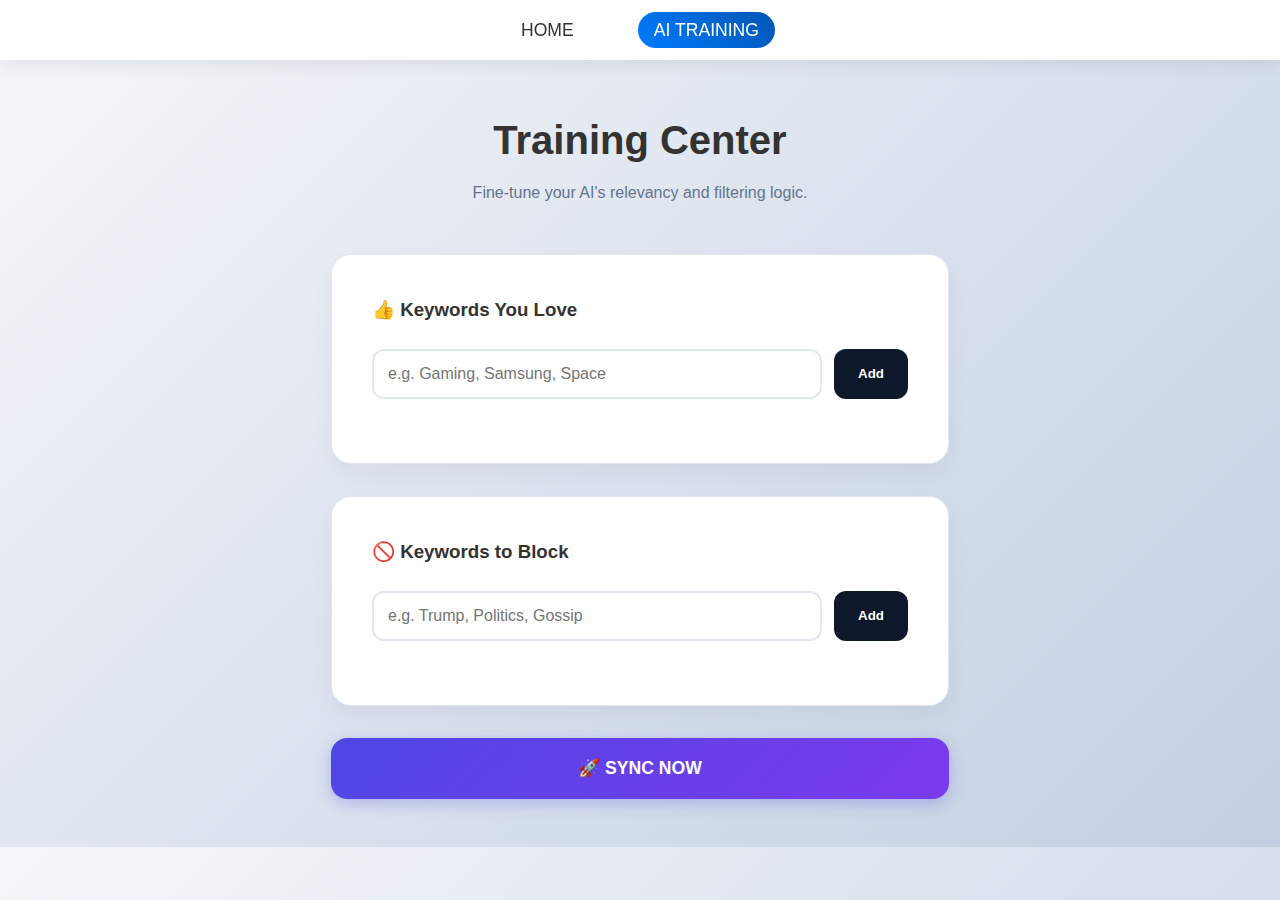
<file: settings.html>
<!DOCTYPE html>
<html lang="en">
<head>
    <meta charset="UTF-8">
    <meta name="viewport" content="width=device-width, initial-scale=1.0">
    <title>AI Training - Settings</title>
    <link rel="stylesheet" href="style.css">
    <style>
        body { background-color: #f8fafc; font-family: 'Inter', sans-serif; }
        .setting-card { 
            background: white; 
            padding: 2.5rem; 
            border-radius: 20px; 
            margin-bottom: 2rem; 
            box-shadow: 0 10px 25px rgba(0,0,0,0.05);
            border: 1px solid #e2e8f0;
        }
        .input-row { display: flex; gap: 12px; margin-bottom: 1.5rem; }
        input { 
            flex: 1; 
            padding: 14px; 
            border: 2px solid #e2e8f0; 
            border-radius: 12px; 
            font-size: 1rem;
            transition: border-color 0.2s;
        }
        input:focus { border-color: #4f46e5; outline: none; }
        .btn-add { 
            background: #0f172a; 
            color: white; 
            border: none; 
            padding: 0 24px; 
            border-radius: 12px; 
            font-weight: 600; 
            cursor: pointer;
        }
        .tag-list { display: flex; flex-wrap: wrap; gap: 10px; margin-top: 10px; }
        .tag { 
            background: #f1f5f9; 
            color: #475569; 
            padding: 8px 16px; 
            border-radius: 100px; 
            font-size: 0.9rem; 
            font-weight: 500;
            display: flex;
            align-items: center;
            gap: 8px;
            border: 1px solid #e2e8f0;
        }
        .tag button { 
            background: none; 
            border: none; 
            color: #94a3b8; 
            cursor: pointer; 
            font-size: 1.2rem;
            line-height: 1;
            padding: 0;
        }
        .tag button:hover { color: #ef4444; }
        .btn-sync { 
            background: linear-gradient(135deg, #4f46e5 0%, #7c3aed 100%); 
            color: white; 
            border: none; 
            padding: 20px; 
            border-radius: 16px; 
            width: 100%; 
            font-size: 1.1rem; 
            font-weight: 700; 
            cursor: pointer;
            box-shadow: 0 4px 15px rgba(79, 70, 229, 0.3);
            transition: transform 0.2s;
        }
        .btn-sync:hover { transform: translateY(-2px); }
    </style>
</head>
<body>
    <header class="header">
        <nav class="nav">
            <ul>
                <li><a href="index.html" class="nav-link">HOME</a></li>
                <li><a href="settings.html" class="nav-link active">AI TRAINING</a></li>
            </ul>
        </nav>
    </header>

    <main class="main" style="max-width: 650px; margin: 0 auto; padding: 3rem 1rem;">
        <h1 style="font-size: 2.5rem; margin-bottom: 0.5rem; text-align: center;">Training Center</h1>
        <p style="text-align: center; color: #64748b; margin-bottom: 3rem;">Fine-tune your AI's relevancy and filtering logic.</p>

        <div class="setting-card">
            <h3 style="margin-bottom: 1.5rem;">👍 Keywords You Love</h3>
            <div class="input-row">
                <input type="text" id="like-input" placeholder="e.g. Gaming, Samsung, Space">
                <button class="btn-add" onclick="addWord('interest')">Add</button>
            </div>
            <div id="interest-tags" class="tag-list"></div>
        </div>

        <div class="setting-card">
            <h3 style="margin-bottom: 1.5rem;">🚫 Keywords to Block</h3>
            <div class="input-row">
                <input type="text" id="ignore-input" placeholder="e.g. Trump, Politics, Gossip">
                <button class="btn-add" onclick="addWord('ignore')">Add</button>
            </div>
            <div id="ignore-tags" class="tag-list"></div>
        </div>

        <button class="btn-sync" onclick="window.location.href='index.html?sync=true'">🚀 SYNC NOW</button>
    </main>

    <script>
        function addWord(type) {
            const input = document.getElementById(`${type === 'interest' ? 'like' : 'ignore'}-input`);
            const val = input.value.trim().toLowerCase();
            if (!val) return;
            const storageKey = `ryan_${type}`;
            const list = JSON.parse(localStorage.getItem(storageKey)) || [];
            if (!list.includes(val)) {
                list.push(val);
                localStorage.setItem(storageKey, JSON.stringify(list));
            }
            input.value = '';
            renderTags();
        }

        function removeWord(type, val) {
            const storageKey = `ryan_${type}`;
            let list = JSON.parse(localStorage.getItem(storageKey)) || [];
            list = list.filter(item => item !== val);
            localStorage.setItem(storageKey, JSON.stringify(list));
            renderTags();
        }

        function renderTags() {
            ['interest', 'ignore'].forEach(type => {
                const list = JSON.parse(localStorage.getItem(`ryan_${type}`)) || [];
                const container = document.getElementById(`${type === 'interest' ? 'interest' : 'ignore'}-tags`);
                container.innerHTML = list.map(word => `
                    <div class="tag">
                        ${word}
                        <button onclick="removeWord('${type}', '${word}')">&times;</button>
                    </div>
                `).join('');
            });
        }
        window.onload = renderTags;
    </script>
</body>
</html>
</file>
<file: style.css>
* {
    margin: 0;
    padding: 0;
    box-sizing: border-box;
}

body {
    font-family: 'Avenir LT W01 35 Light 1475496', -apple-system, BlinkMacSystemFont, sans-serif;
    line-height: 1.6;
    color: #333;
    background: linear-gradient(135deg, #f5f7fa 0%, #c3cfe2 100%);
}

.header {
    background: rgba(255, 255, 255, 0.95);
    backdrop-filter: blur(10px);
    position: sticky;
    top: 0;
    z-index: 100;
    padding: 1rem 0;
    box-shadow: 0 2px 20px rgba(0,0,0,0.1);
}

.nav {
    max-width: 1200px;
    margin: 0 auto;
    padding: 0 2rem;
}

.nav ul {
    list-style: none;
    display: flex;
    justify-content: center;
    gap: 3rem;
}

.nav-link {
    text-decoration: none;
    color: #333;
    font-weight: 500;
    font-size: 1.1rem;
    padding: 0.5rem 1rem;
    border-radius: 25px;
    transition: all 0.3s ease;
    position: relative;
}

.nav-link.active,
.nav-link:hover {
    background: linear-gradient(45deg, #007bff, #0056b3);
    color: white;
    transform: translateY(-2px);
}

.main {
    max-width: 1200px;
    margin: 0 auto;
    padding: 2rem;
}

.section {
    margin-bottom: 4rem;
}

/* IMAGE SIZING SYSTEM - FROM TEXT SIZE TO FULL SCREEN */
.img-xs { /* Text size - 16px */
    width: 16px;
    height: 16px;
    object-fit: cover;
}

.img-sm { /* Icon size - 24px */
    width: 24px;
    height: 24px;
    object-fit: cover;
}

.img-md { /* Thumbnail - 48px */
    width: 48px;
    height: 48px;
    object-fit: cover;
    border-radius: 8px;
}

.img-lg { /* Profile/small card - 80px */
    width: 80px;
    height: 80px;
    object-fit: cover;
    border-radius: 12px;
}

.img-xl { /* Card image - 200px */
    width: 200px;
    height: 200px;
    object-fit: cover;
    border-radius: 16px;
}

.img-card { /* Challenge card - 250px height, responsive width */
    width: 100%;
    height: 250px;
    object-fit: cover;
    transition: transform 0.4s ease;
}

.img-wide { /* Wide card - 300px height */
    width: 100%;
    height: 300px;
    object-fit: cover;
}

.img-hero-sm { /* Small hero - 400px height */
    width: 100%;
    height: 400px;
    object-fit: cover;
    border-radius: 20px;
}

.img-hero-md { /* Medium hero - 500px height */
    width: 100%;
    height: 500px;
    object-fit: cover;
    border-radius: 24px;
}

.img-hero-lg { /* Large hero - 600px height */
    width: 100%;
    height: 600px;
    object-fit: cover;
    border-radius: 28px;
}

.img-full { /* Full viewport height */
    width: 100vw;
    height: 100vh;
    object-fit: cover;
    position: relative;
}

.img-fullscreen { /* Full screen with overlay */
    width: 100vw;
    height: 100vh;
    object-fit: cover;
    position: fixed;
    top: 0;
    left: 0;
    z-index: 999;
}

.hero {
    text-align: center;
    padding: 6rem 2rem;
    background: linear-gradient(135deg, rgba(0,123,255,0.1) 0%, rgba(0,86,179,0.1) 100%);
    border-radius: 20px;
    margin-bottom: 6rem;
}

.hero-title {
    font-size: 3.5rem;
    font-weight: 300;
    letter-spacing: 0.05em;
    margin-bottom: 2rem;
    background: linear-gradient(45deg, #007bff, #0056b3);
    -webkit-background-clip: text;
    -webkit-text-fill-color: transparent;
    background-clip: text;
}

.hero-line {
    width: 100px;
    height: 3px;
    background: linear-gradient(45deg, #007bff, #0056b3);
    margin: 0 auto;
    border-radius: 2px;
}

.challenges-grid {
    display: grid;
    grid-template-columns: repeat(auto-fit, minmax(350px, 1fr));
    gap: 2rem;
}

.challenge-card {
    background: white;
    border-radius: 20px;
    overflow: hidden;
    box-shadow: 0 10px 40px rgba(0,0,0,0.1);
    transition: all 0.4s ease;
    position: relative;
}

.challenge-card:hover {
    transform: translateY(-10px);
    box-shadow: 0 20px 60px rgba(0,0,0,0.15);
}

.challenge-card:hover .img-card {
    transform: scale(1.05);
}

.challenge-card h3 {
    font-size: 1.4rem;
    font-weight: 500;
    margin: 1.5rem 1.5rem 0.5rem;
    color: #2c3e50;
}

.challenge-card p {
    font-size: 1rem;
    margin: 0 1.5rem 1.5rem;
    color: #666;
    line-height: 1.7;
}

.footer {
    text-align: center;
    padding: 3rem 2rem;
    color: #666;
    font-size: 0.9rem;
    background: rgba(255,255,255,0.8);
    backdrop-filter: blur(10px);
    border-top: 1px solid rgba(0,0,0,0.1);
}

/* Image hover effects */
.img-hover-scale:hover {
    transform: scale(1.05);
    transition: transform 0.3s ease;
}

.img-hover-zoom:hover {
    transform: scale(1.1);
    transition: transform 0.4s ease;
}

.img-rounded { border-radius: 50%; }
.img-square { border-radius: 8px; }
.img-pill { border-radius: 50px; }

/* Responsive image adjustments */
@media (max-width: 768px) {
    .nav ul {
        gap: 1rem;
        flex-wrap: wrap;
    }
    
    .hero-title {
        font-size: 2.5rem;
    }
    
    .challenges-grid {
        grid-template-columns: 1fr;
        gap: 1.5rem;
    }
    
    .main {
        padding: 1rem;
    }
    
    /* Scale down hero images on mobile */
    .img-hero-lg { height: 400px; }
    .img-hero-md { height: 350px; }
    .img-hero-sm { height: 300px; }
    
    .img-card { height: 200px; }
    .img-wide { height: 250px; }
}

@media (max-width: 480px) {
    .img-hero-lg { height: 300px; }
    .img-hero-md { height: 280px; }
    .img-card { height: 180px; }
}
</file>
